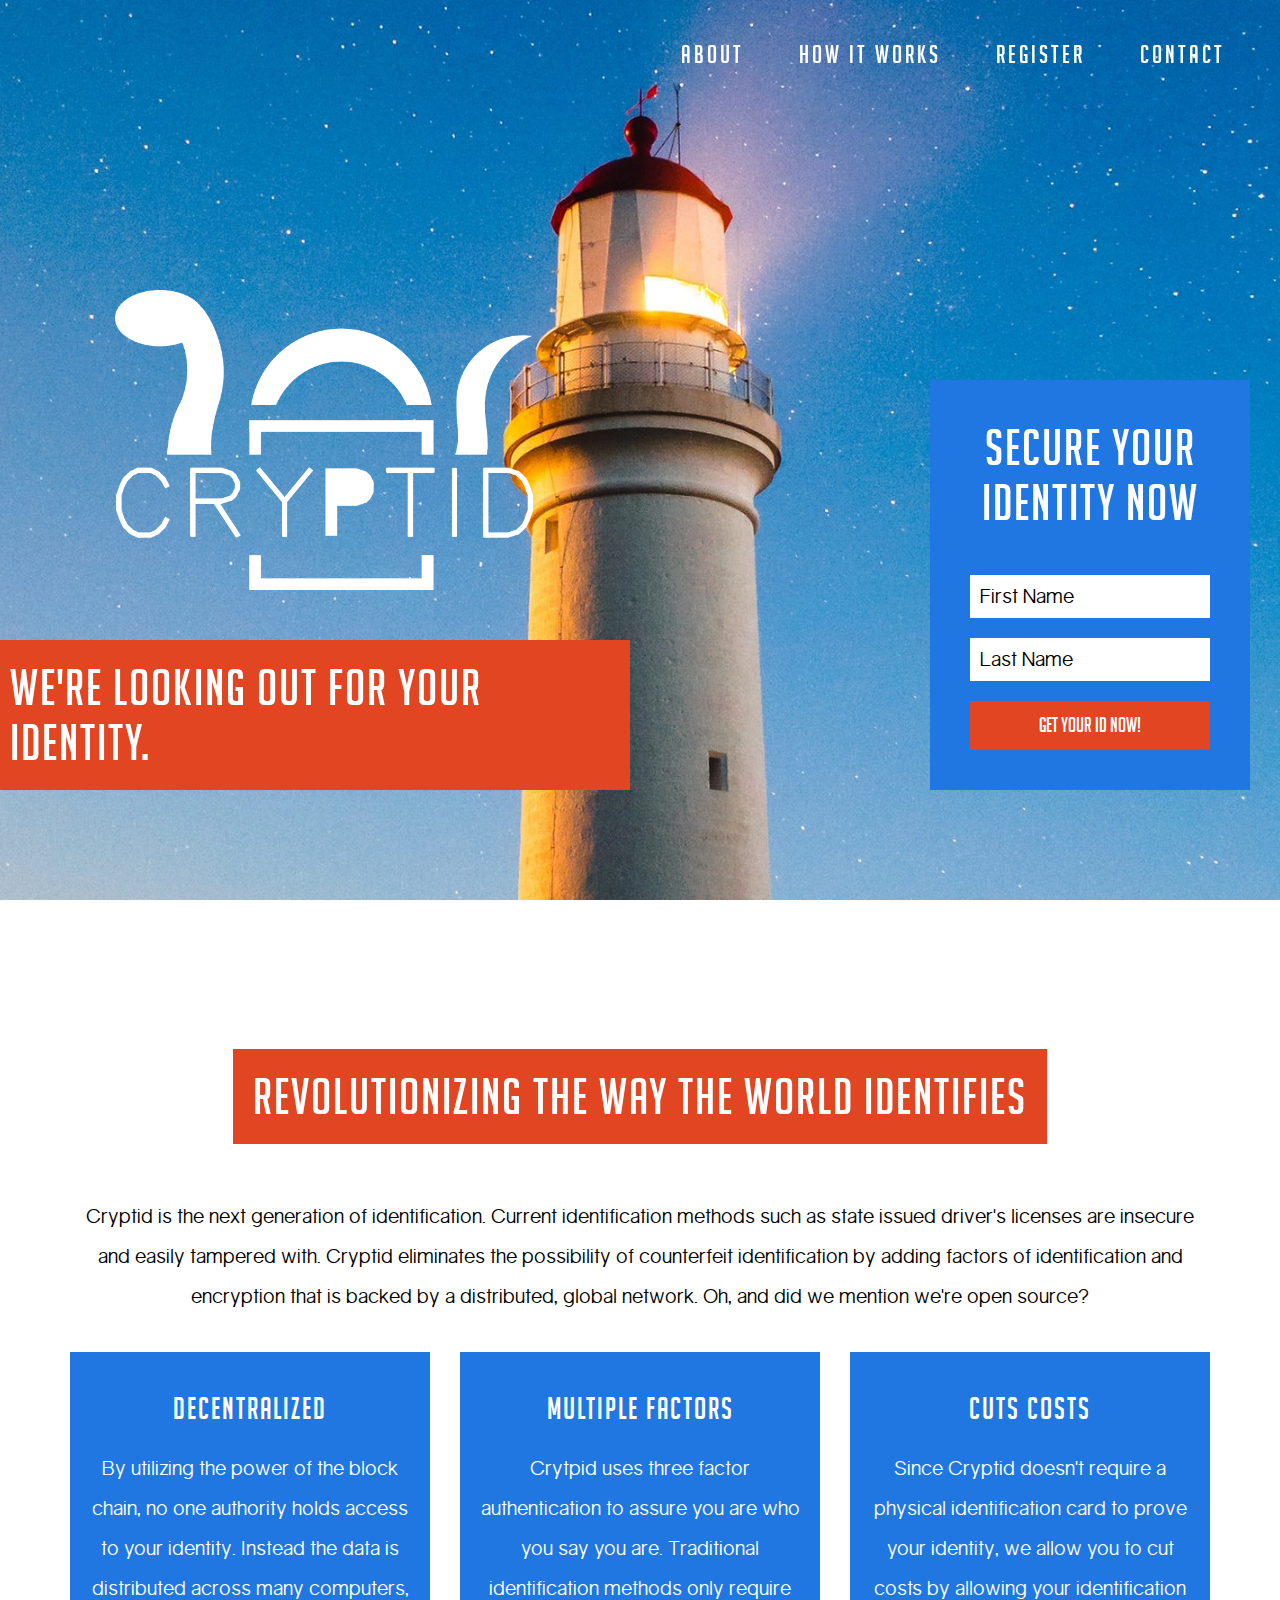
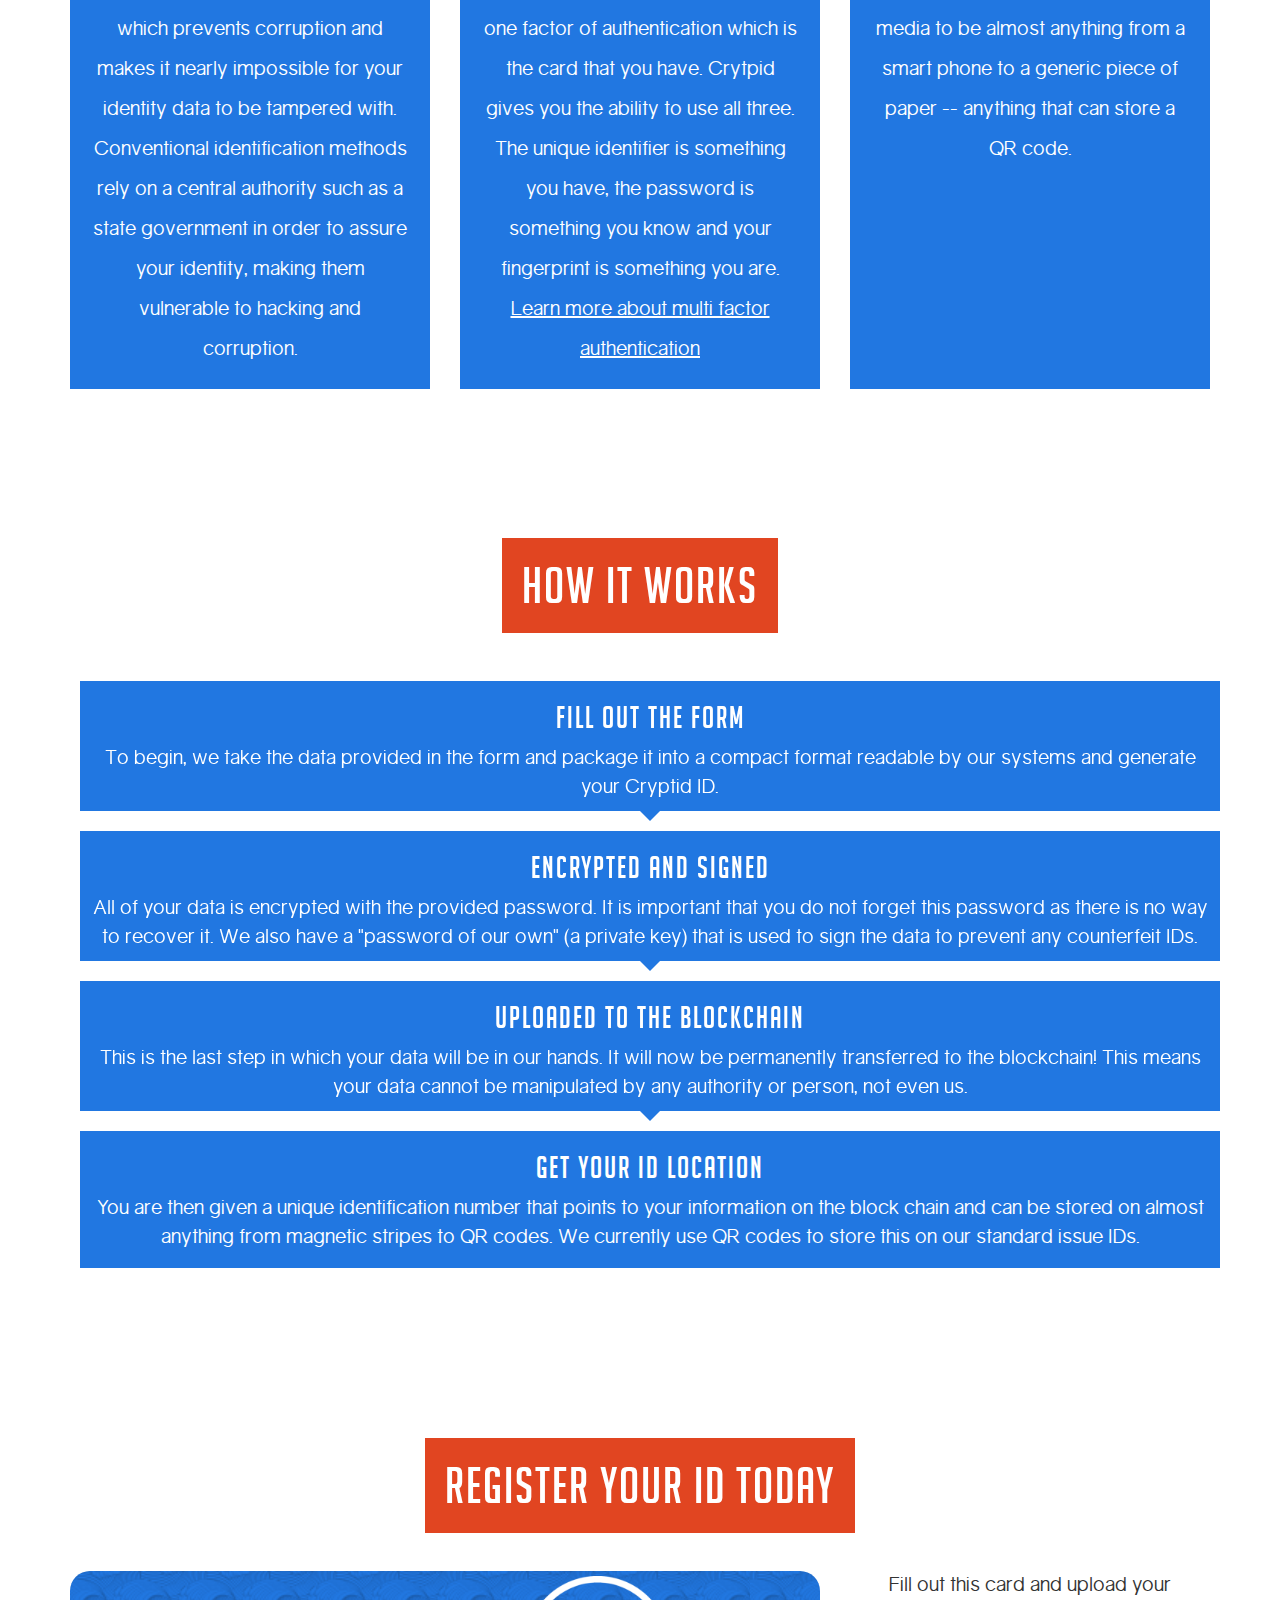
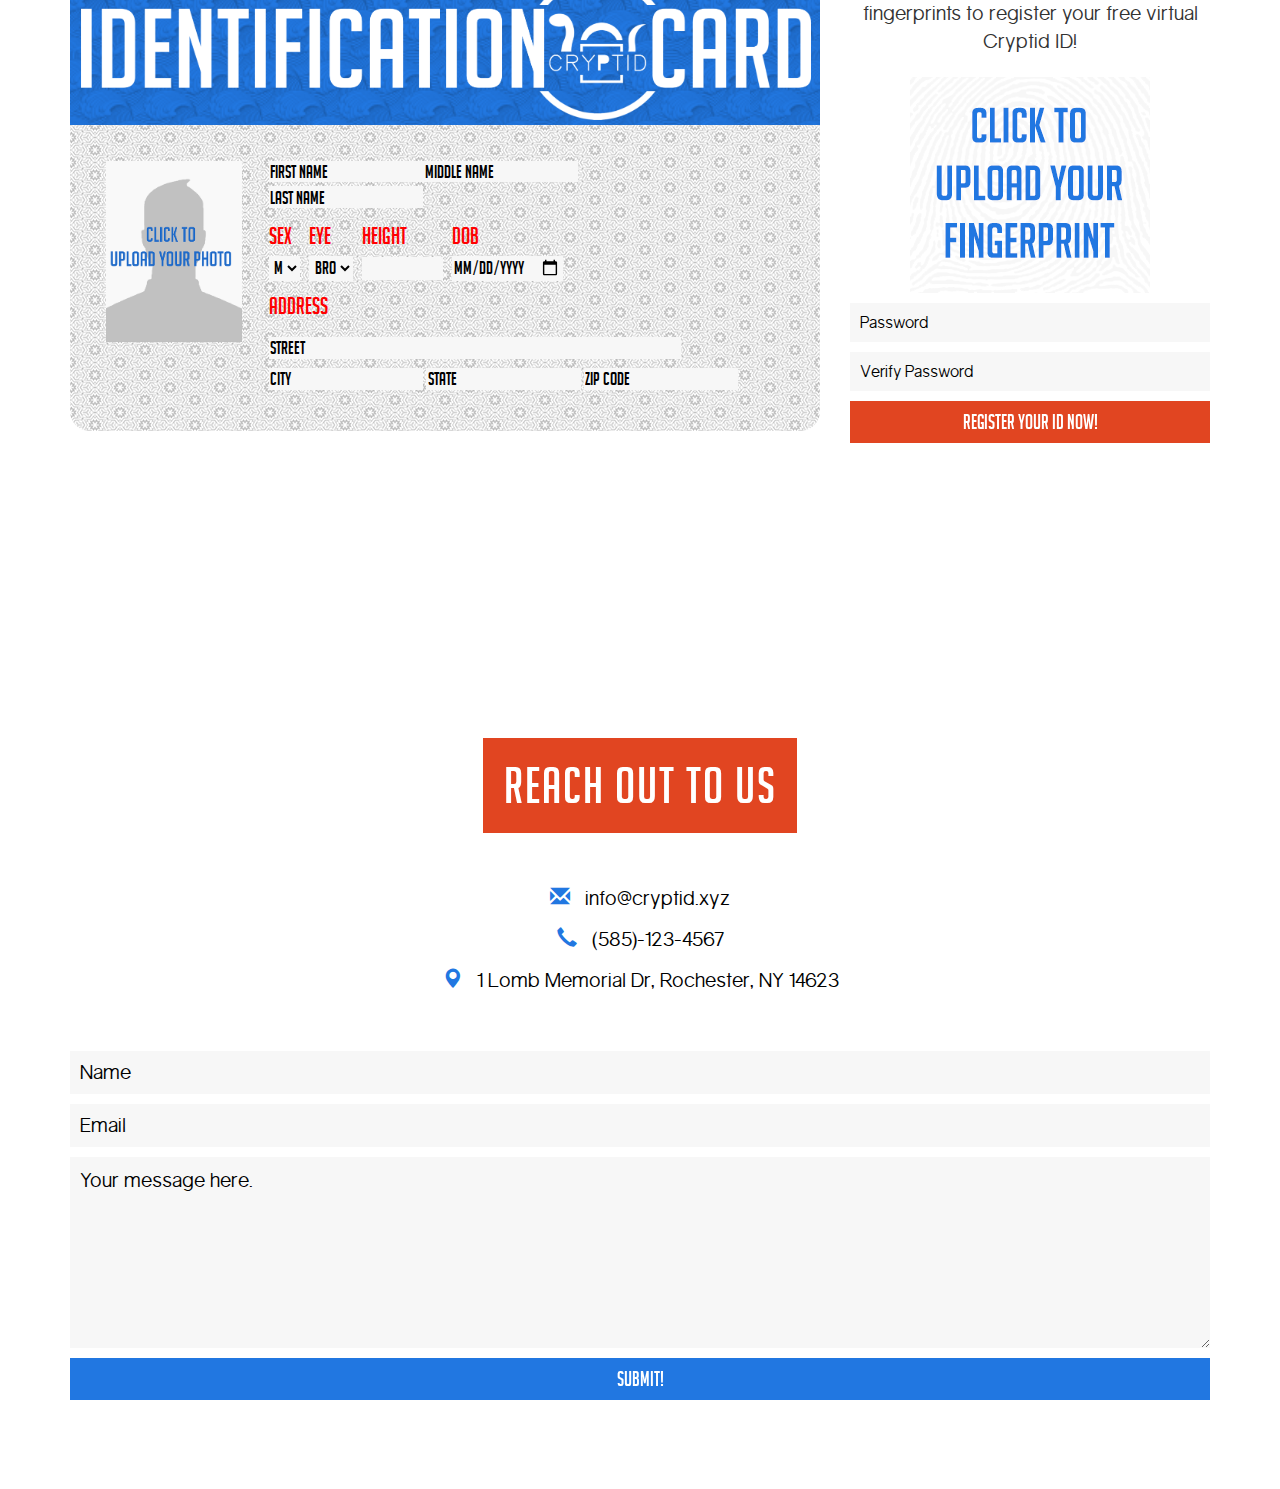
<file: index.html>
<!DOCTYPE html>
<html lang="en">
   <head>
      <meta charset="utf-8">
      <meta http-equiv="X-UA-Compatible" content="IE=edge">
      <meta name="viewport" content="width=device-width, initial-scale=1">
      <meta name="description" content="">
      <meta name="author" content="">
	  <link rel="icon" type="image/png" href="img/favicon.ico">
	  
      <title>Cryptid</title>
	  
      <link href="css/bootstrap.min.css" rel="stylesheet">
	  
      <link href="css/normalize.css" rel="stylesheet">
      <link href="css/hover-min.css" rel="stylesheet">
      <link href="css/main.css" rel="stylesheet">
      <!--[if lt IE 9]>
      <script src="https://oss.maxcdn.com/libs/html5shiv/3.7.0/html5shiv.js"></script>
      <script src="https://oss.maxcdn.com/libs/respond.js/1.4.2/respond.min.js"></script>
      <![endif]-->
   </head>
   <body id="page-top" data-spy="scroll" data-target=".navbar-fixed-top">
      <!-- Navigation -->
      <nav class="navbar navbar-default navbar-fixed-top" role="navigation">
         <div class="navbar-header page-scroll">
            <button type="button" class="navbar-toggle" data-toggle="collapse" data-target="#Site-Navbar">
            <span class="sr-only">Toggle navigation</span>
            <span class="icon-bar"></span>
            <span class="icon-bar"></span>
            <span class="icon-bar"></span>
            </button>
            <a class="hvr-float-shadow hvr-bob page-scroll" href="#hero"><img class="logo" src="img/cryptid-logo-web-white.png"/></a>
         </div>
         <div id="Site-Navbar" class="collapse navbar-collapse">
            <ul class="nav navbar-nav">
               <li class="hidden">
                  <a class="page-scroll" href="#page-top"></a>
               </li>
               <li class="hvr-pop">
                  <a class="page-scroll" href="#about">About</a>
               </li>
               <li class="hvr-pop">
                  <a class="page-scroll" href="#how-it-works">How It Works</a>
               </li>
               <li class="hvr-pop">
                  <a class="page-scroll" href="#demo">Register</a>
               </li>
               <li class="hvr-pop">
                  <a class="page-scroll" href="#contact">Contact</a>
               </li>
            </ul>
         </div>
      </nav>
      <!-- Hero Section -->
      <section id="hero" class="hero-section col-xs-12">
        <div id="container">
          <div class="row">
            <div id="hero-call" class="row">
               <div class="half-left">
                  <img class="logo-big" src="img/cryptid-logo-web-white.png"/>
                  <h2>We're looking out for your identity.</h2>
               </div>
               <div class="half-right">
                  <form action="" id="hero-form">
                     <h2>Secure your identity now</h2>
                     <input type="text" name="fn" placeholder="First Name">
                     <input type="text" name="ln" placeholder="Last Name">
                     <a class="page-scroll hvr-buzz-out" href="#demo"><button class="submit">Get Your ID Now!</button></a>
                  </form>
               </div>
            </div>
          </div>
        </div>
      </section>
      <!-- About Section -->
      <section id="about" class="about-section col-xs-12">
         <div class="container">
            <div class="row">
               <h1 class="section-header">Revolutionizing the way the world identifies</h1>
               <div class="reason summary col-xs-12">
                  <div class="col-md-12">
                     <p>Cryptid is the next generation of identification. Current identification methods such as state issued driver's licenses are insecure and easily tampered with. Cryptid eliminates the possibility of counterfeit identification by adding factors of identification and encryption that is backed by a distributed, global network. Oh, and did we mention we're open source?</p>
                  </div>
               </div>
            </div>
            <div class="row equal">
               <div class="reason col-md-4">
                  <div class="reason-body">
                     <h2>Decentralized</h2>
                     By utilizing the power of the block chain, no one authority holds access to your identity. Instead the data is distributed across many computers, which prevents corruption and makes it nearly impossible for your identity data to be tampered with. Conventional identification methods rely on a central authority such as a state government in order to assure your identity, making them vulnerable to hacking and corruption.
                  </div>
               </div>
               <div class="reason col-md-4 ">
                  <div class="reason-body">
                     <h2>Multiple Factors</h2>
                     Crytpid uses three factor authentication to assure you are who you say you are. Traditional identification methods only require one factor of authentication which is the card that you have. Crytpid gives you the ability to use all three. The unique identifier is something you have, the password is something you know and your fingerprint is something you are. <a href="https://en.wikipedia.org/wiki/Multi-factor_authentication">Learn more about multi factor authentication</a>
                  </div>
               </div>
               <div class="reason col-md-4">
                  <div class="reason-body">
                     <h2>Cuts Costs</h2>
                     Since Cryptid doesn't require a physical identification card to prove your identity, we allow you to cut costs by allowing your identification media to be almost anything from a smart phone to a generic piece of paper -- anything that can store a QR code.
                  </div>
               </div>
            </div>
         </div>
      </section>
      <!-- Branding Section -->
      <section id="how-it-works" class="how-it-works-section col-xs-12">
         <div class="container">
            <div class="row">
              <h1 class="section-header">How It Works</h1>
               <div class="col-lg-12">
                 <div class="step bubble-bottom">
                   <h3>Fill out the form</h3>
                   <p>
                     To begin, we take the data provided in the form and package it into a compact format readable by our systems and generate your Cryptid ID.
                   </p>
                 </div>
                 <div class="step bubble-bottom">
                   <h3>Encrypted and Signed</h3>
                   <p>
                     All of your data is encrypted with the provided password. It is important that you do not forget this password as there is no way to recover it. We also have a "password of our own" (a private key) that is used to sign the data to prevent any counterfeit IDs.
                   </p>
                 </div>
                 <div class="step bubble-bottom">
                   <h3>Uploaded to the Blockchain</h3>
                   <p>
                     This is the last step in which your data will be in our hands. It will now be permanently transferred to the blockchain! This means your data cannot be manipulated by any authority or person, not even us.
                   </p>
                 </div>
                 <div class="step last">
                   <h3>Get your ID location</h3>
                   <p>
					You are then given a unique identification number that points to your information on the block chain and can be stored on almost anything from magnetic stripes to QR codes. We currently use QR codes to store this on our standard issue IDs.
                   </p>
                 </div>
               </div>
            </div>
         </div>
      </section>
      <!-- Demo Section -->
      <section id="demo" class="demo-section col-xs-12">
         <div class="container">
           <div class="row">
              <h1 class="section-header">Register Your ID Today</h1>
              <div class="id-form-wrapper col-lg-8">
                 <div class="form-head">
                    <img src="img/id-top-header.png" class="img-responsive">
                 </div>
                 <div class="form-body">
                    <div>
                       <img src="img/id-headshot.png" class="img-responsive form-img"/>
                       <form action="" id="id-form">
                          <input class="thirty" type="text" name="dac" placeholder="First Name">
                          <input class="thirty" type="text" name="dad" placeholder="Middle Name">
                          <input class="thirty" type="text" name="dcs" placeholder="Last Name">
                          <table>
                             <tr>
                                <td class="id-header">
                                   SEX
                                </td>
                                <td class="id-header">
                                   EYE
                                </td>
                                <td class="id-header">
                                   HEIGHT
                                </td>
                                <td class="id-header">
                                   DOB
                                </td>
                             </tr>
                             <tr>
                                <td>
                                   <select style="color:black" name="dbc">
                                      <option value="1">M</option>
                                      <option value="2">F</option>
                                   </select>
                                </td>
                                <td>
                                   <select style="color:black" name="day">
                                      <option value="1">BRO</option>
                                      <option value="2">BLU</option>
                                   </select>
                                </td>
                                <td>
                                   <input type="number" name="dau">
                                </td>
                                <td>
                                   <input type="date" name="dbb">
                                </td>
                             </tr>
                          </table>
                          <div class="address-fields">
                             <p class="id-header">Address</p>
                             <input class="eighty" type="text" name="dag1" placeholder="Street">
                             <input class="thirty" type="text" name="dai" placeholder="City">
                             <input class="thirty" type="text" name="daj" placeholder="State">
                             <input class="thirty" type="text" name="dak" placeholder="Zip Code">
                          </div>
                       </form>
                    </div>
                 </div>
              </div>
              <div id="id-form-right" class="id-form col-lg-4">
                 <p>Fill out this card and upload your fingerprints to register your free virtual Cryptid ID!</p>
                 <img src="img/upload-fp.png" class="upload-fp responsive-img" />
                 <input type="password" name="password" placeholder="Password">
                 <input type="password" name="verify-password" placeholder="Verify Password">
                 <input type="submit" class="hvr-buzz-out" value="Register Your ID Now!">
              </div>
           </div>
       </div>
      </section>
      <!-- Contact Section -->
      <section id="contact" class="contact-section col-xs-12">
         <div class="container">
           <div class="row">
              <h1 class="section-header">Reach out to us</h1>
           </div>
           <div class="row">
               <div class="col-md-12 col-sm-12 contact-form contact-form-left">
                  <p><span class="glyphicon glyphicon-envelope"></span> info@cryptid.xyz</p>
                  <p><span class="glyphicon glyphicon-earphone"></span> (585)-123-4567</p>
                  <p><span class="glyphicon glyphicon-map-marker"></span> 1 Lomb Memorial Dr, Rochester, NY 14623</p>
               </div>
               <div class="col-md-12 col-sm-12 contact-form contact-form-right">
                  <form action="" id="contact-form">
                     <table>
                        <tr>
                           <td class="contact-form-right-table-left">
                              <input name="user-name" type="text" placeholder="Name">
                              <input name="user-email" type="text" placeholder="Email">
                           </td>
                        </tr>
                     </table>
                     <textarea name="user-email" cols="60" rows="6" placeholder="Your message here."></textarea>
                     <input type="submit" class="hvr-buzz-out" value="Submit!">
                  </form>
               </div>
           </div>
         </div>
      </section>
      <script src="js/jquery.js"></script>
	  
      <script src="js/bootstrap.min.js"></script>
	  
      <script src="js/jquery.easing.min.js"></script>
      <script src="js/scrolling-nav.js"></script>
   </body>
</html>
</file>
<file: css/main.css>
@font-face {
  font-family: 'noodle';
  src: url('../fonts/big_noodle_titling-webfont.eot');
  src: url('../fonts/big_noodle_titling-webfont.eot?#iefix') format('embedded-opentype'), url('fonts/big_noodle_titling-webfont.woff2') format('woff2'), url('fonts/big_noodle_titling-webfont.woff') format('woff'), url('fonts/big_noodle_titling-webfont.ttf') format('truetype'), url('fonts/big_noodle_titling-webfont.svg#bignoodletitlingregular') format('svg');
  font-weight: normal;
  font-style: normal;
}

@font-face {
  font-family: 'gravity';
    src: url('../fonts/gravity-bold-webfont.eot');
    src: url('../fonts/gravity-bold-webfont.eot?#iefix') format('embedded-opentype'), url('../fonts/gravity-bold-webfont.woff2') format('woff2'), url('../fonts/gravity-bold-webfont.woff') format('woff'), url('../fonts/gravity-bold-webfont.ttf') format('truetype'), url('../fonts/gravity-bold-webfont.svg#gravitybold') format('svg');
    font-weight: bold;
    font-style: normal;
}

@font-face {
  font-family: 'gravity';
    src: url('../fonts/gravity-book-webfont.eot');
    src: url('../fonts/gravity-book-webfont.eot?#iefix') format('embedded-opentype'), url('../fonts/gravity-book-webfont.woff2') format('woff2'), url('../fonts/gravity-book-webfont.woff') format('woff'), url('../fonts/gravity-book-webfont.ttf') format('truetype'), url('../fonts/gravity-book-webfont.svg#gravitybook') format('svg');
    font-weight: normal;
    font-style: normal;
}

html,
body {
  margin: 0;
  padding: 0;
  width: 100%;
  height: 100%;
  font-family: gravity !important;
}

h1 {
  font-family: noodle;
}

h2 {
  font-size: 50px;
  font-family: noodle;
  letter-spacing: 2px;
  overflow: auto;
  display: inline-block;
}

p,
.copy {
  font-size: 20px;
}

input {
  font-family: gravity;
}

a, a:visited, a:active, a:link {
    color: white;
	text-decoration: underline;
}

a:hover {
    padding: 5px;
	background: #e14521;
	text-decoration: none;
}

.nav a, .logo a {
	text-decoration: none;
	padding: 0;
}

.navbar-header  > a:hover {
	background: none;
	padding: 0;
}

@media(min-width:767px) {
  .navbar {
    padding: 20px 0;
    -webkit-transition: background .5s ease-in-out, padding .5s ease-in-out;
    -moz-transition: background .5s ease-in-out, padding .5s ease-in-out;
    transition: background .5s ease-in-out, padding .5s ease-in-out;
  }

  .top-nav-collapse {
    padding: 0;
  }
}

section {
  overflow: auto;
  height: auto !important;
  min-height: 100% !important;
  padding-top: 115px !important;
}

img.upload-fp {
  margin-top: 10px;
  margin-bottom: 10px;
  cursor: pointer;
  cursor: hand;
}

#header {
  display: block;
  overflow: auto;
  position: fixed;
  width: 100%;
  height: 100%;
  background: white;
  background-position: center 150px;
  background-repeat: no-repeat;
  background-size: cover;
  border-bottom: 1px solid rgba(0, 0, 0, .5);
}

#hero {
  background: url('../img/bg-2-min.jpg') center;
  height: 100% !important;
  background-size: cover;
  padding-top: 145px;
  padding: 0px;
}

#hero-call {
  width: 100%;
  position: absolute;
  top: 50%;
  margin-top: -12.5%;
}

.navbar {
  padding: 20px 40px;
  width: 100%;
  box-sizing: border-box;
  background: rgba(33, 119, 225, 0);
  border: none;
  margin-bottom: 0;
}

.navbar.top-nav-collapse {
  background: rgba(33, 119, 225, 1);
}

.navbar.top-nav-collapse .nav.navbar-nav > li a {
  color: #2177e1;
  background: white;
}

.navbar:not(.top-nav-collapse) .logo {
  display: none;
}

.logo {
  height: 75px;
  width: auto;
  float: left;
}

.logo-big {
  height: 300px;
  width: auto;
  overflow: auto;
  display: block;
  margin-left: 125px;
}

.nav.navbar-nav {
  float: right;
  height: 75px;
  margin: 0;
  font-family: noodle !important;
  font-size: 25px;
  cursor: pointer;
  padding-top: 15px;
  box-sizing: border-box;
  letter-spacing: 3px;
}
@media(max-width:767px) {
  .nav.navbar-nav {
    min-height:180px;
  }
}

.nav.navbar-nav > li a,
nav.navbar-nav > li,
.navbar-nav > li a:focus {
  float: right;
  list-style: none;
  margin-left: 25px;
  padding: 10px 15px;
  color: white;
  display: block;
}

.top-nav-collapse.navbar-nav > .active > a {
  color: #2177e1 !important;
  background: white !important;
}

.navbar-nav > .active > a {
  color: white !important;
  background: inherit !important;
}

.nav.navbar-nav > li a:hover {
  background: #e14521 !important;
  color: white !important;
}

#hero-call h2 {
  background: #e14521;
  color: white;
  margin-top: 50px;
  margin-bottom: 0px;
  padding: 20px;
}

#hero-call .half-right h2 {
  background: none;
  margin: 0;
  text-align: center;
}

#hero-call .half-left {
  float: left;
  width: 50%;
  margin-left: 20px;
}

#hero-call .half-right {
  float: right;
  width: 30%;
  margin-top: 10vmin;
  max-width: 25%;
}

@media screen and (max-width: 992px) {
  #hero-form {
    display: none;
  }

  #hero-call .half-left {
    width: 100%;
    text-align: center;
  }

  .logo-big {
    margin: 0 auto;
  }

}

#hero-form {
  width: 100%;
  position: relative;
  float: right;
  font-family: noodle;
  background: rgba(33, 119, 225, 1);
  padding: 40px;
  overflow: auto;
}

#hero-form h2 {
  padding: 0px;
  padding-bottom: 40px;
}

#hero-form > a {
  width: 100%;
  padding: 0;
}

#hero-form input[type="text"] {
  border: none;
  padding: 10px;
  font-size: 20px;
  color: black;
  clear: both;
  float: right;
  width: 100%;
  margin-bottom: 20px;
  font-family: gravity;
}


input[type="submit"], button.submit {
  padding: 10px;
  font-size: 20px;
  border: none;
  width: 100%;
  background: #e14521;
  color: white;
  font-family: noodle;
  cursor: pointer;
}

#id-form {
  font-family: noodle;
  font-size: 20px;
  color: black;
  text-align: left;
  overflow: hidden;
  padding-left: 3vmin;
  width: 80%;
  float: right;
}

#id-form input[name="dac"],
#id-form input[name="dad"],
#id-form input[name="dcs"] {
  float: left;
  padding-bottom: 0;
}

#id-form input[name="dcs"] {
  clear: both;
}

#id-form table {
  float: left;
  clear: both;
}

#id-form h2 {
  font-size: 1.15vw;
  padding-top: 0px;
  padding-bottom: 10px;
}

#id-form input,
#id-form select,
#id-form-right input[type="password"] {
  font-size: 2vmin;
  font-family: noodle;
  color: black;
  border: none;
  background: #F7F7F7;
  padding: .15vmin;
  line-height: 1;
}

#id-form input[type="text"] {
  margin-bottom: .5vmin;
  color: black;
}

#id-form-right input[type="password"] {
  font-size: 16px;
  font-family: gravity;
  width: 100%;
  padding: 10px;
  margin-bottom: 10px;
}

#id-form input[type="date"] {
  max-width: 16vmin;
}

#id-form input[type="number"] {
  max-width: 9vmin;
}

#id-form input[type="text"].thirty {
  width: 30%;
}

#id-form input[type="text"].eighty {
  width: 80%;
}

#id-form input[type="text"].sixty {
  width: 60%;
}

#id-form input[type="submit"] {
  padding: 10px;
  font-size: 1vw;
  border: none;
  width: 50%;
  background: #e14521;
  color: white;
  font-family: noodle;
  margin-left: 10%;
}

#id-form table td {
  padding-right: 1vmin;
}

.id-header {
  padding-top: 1vmin;
  font-size: 2.5vmin;
  color: red;
}

.id-form-wrapper {
	margin-bottom: 30px;
}

.id-form-wrapper .form-head {
  padding-left: 20px;
  padding-top: .5vmin;
  padding-bottom: .5vmin;
  font-size: 30px;
  overflow: auto;
  width: 100%;
  -webkit-border-top-left-radius: 20px;
  -webkit-border-top-right-radius: 20px;
  -webkit-border-top-right-radius: 20px;
  -moz-border-radius-topleft: 20px;
  -moz-border-radius-topright: 20px;
  border-top-left-radius: 20px;
  border-top-right-radius: 20px;
  background: url("../img/id-top-header-bg.png");
  background-repeat: repeat;
}

.id-form-wrapper .form-head img {
  margin-left: -1vmin;
  float: left;
}

.id-form-wrapper .form-body {
  padding: 4vmin;
  background: url('../img/form-bg.png');
  overflow: auto;
  -webkit-border-bottom-right-radius: 20px;
  -webkit-border-bottom-left-radius: 20px;
  -moz-border-radius-bottomright: 20px;
  -moz-border-radius-bottomleft: 20px;
  border-bottom-right-radius: 20px;
  border-bottom-left-radius: 20px;
}

.id-form-wrapper .address-fields {
  overflow: auto;
  float: left;
  clear: both;
  width: 100%;
  overflow-y: hidden;
}

.id-form-wrapper .form-img {
  float: left;
  max-width: 20%;
  cursor: hand;
  cursor: pointer;
}

.about-section,
.how-it-works-section {
  height: 100%;
  padding-top: 150px;
  text-align: center;
  background: #fff;
}

.demo-section {
  text-align: center;
  overflow-y: hidden;
    /* Turning off vertical scrollbar */;
}

.demo-section,
.contact-section {
  height: 100%;
  padding-top: 150px;
}

#id-form-right {
  margin-bottom: 5vmin;
}

.about-section {
  background: white;
}

h1.section-header {
  font-size: 50px;
  background: #e14521;
  color: white;
  width: auto;
  overflow: auto;
  display: inline-block;
  padding: 20px;
  letter-spacing: 2px;
  text-align: center;
}

.reason {
  font-size: 20px;
  font-family: gravity;
  color: black;
  line-height: 2;
  margin-top: 10px;
}

.reason.summary {
  margin-top: 15px;
  margin-bottom: 15px;
}

.reason-body {
  padding: 20px;
  background-color: #2177e1;
  color: white;
  line-height: 2;
}

.reason-body h2 {
  font-family: noodle;
  letter-spacing: 2px;
  font-size: 30px;
  width: 100%;
}

@media screen and (min-width: 992px) {
  .equal,
    .equal > div[class*='col-'] {
    display: -webkit-box;
    display: -moz-box;
    display: -ms-flexbox;
    display: -webkit-flex;
    display: flex;
    flex: 1 0 auto;
  }
}

.contact-section {
  padding-bottom: 50px;
  padding-top: 50px;
  color: black !important;
}

.contact-section h1.section-header {
  left: 50%;
  width: 313.75px;
  position: relative;
  margin-left: -156.875px;
}

.contact-form-left {
  overflow: auto;
  text-align: center;
  margin-bottom: 50px;
}

.contact-form-left .glyphicon {
  padding-right: 10px;
  color: rgba(33, 119, 225, 1);
}

.contact-form-left .glyphicon, .contact-form-left p  {
  margin-top: 7px;
  margin-bottom: 7px;
  line-height: 1;
}

.contact-form-right {
  overflow: auto;
  margin-bottom: 30px;
}

.contact-form-right table {
  width: 100%;
  cursor: pointer;
}

#contact-form input[type="text"], #contact-form textarea {
  font-family: gravity;
  background: #F7F7F7;
  float: left;
  clear: both;
  border: none;
  padding: 10px;
  color: black;
  font-size: 20px;
  width: 100%;
  margin-bottom: 10px;
  border: none;
}

#contact-form input[type="submit"] {
  background: #2177e1;
}

.contact-form p {
  font-size: 20px;
  font-family: gravity;
}

::-webkit-input-placeholder {
    color: black;
}

:-moz-placeholder {
   color: black;
   opacity: 1;
}

::-moz-placeholder {
   color: black;
   opacity: 1;
}

:-ms-input-placeholder {
  color: black;
}

.navbar-toggle {
  margin: 0;
  margin-top: 15px;
}

.navbar-default {
  border: none;
}

.navbar-default .navbar-collapse, .navbar-default .navbar-form {
  border: none;
}

.navbar-default .navbar-toggle .icon-bar {
  background: rgba(33, 119, 225, 1);
}

.navbar-default .navbar-toggle {
  border-color: white;
  background: white;
}

.navbar-default .navbar-toggle:hover .icon-bar {
  background: white;
}

.navbar-default .navbar-toggle:hover {
  border-color: #e14521;
  background: #e14521;
}

.how-it-works-section img {
  width: 25vmin;
}

.how-it-works-section h3 {
  font-family: noodle;
  letter-spacing: 2px;
  font-size: 30px;
  width: 100%;
}

.how-it-works-section div[class*='col-'] {
  color: white;
}

.how-it-works-section .step{
  background: #2177e1;
  border-color: #2177e1;
  margin: 10px;
  width:100%;
  padding-left: 10px;
  padding-right: 10px;
}

.how-it-works-section .step.last{
  padding-bottom: 6px;
  display: inline-block;
}

.bubble-bottom {
  display: inline-block;
  vertical-align: middle;
  -webkit-transform: translateZ(0);
  transform: translateZ(0);
  box-shadow: 0 0 1px rgba(0,0,0,0);
  -webkit-backface-visibility: hidden;
  backface-visibility: hidden;
  -moz-osx-font-smoothing: grayscale;
  position: relative;
}

.bubble-bottom:before {
  pointer-events: none;
  position: absolute;
  z-index: -1;
  content: '';
  border-style: solid;
  -webkit-transition-duration: .3s;
  transition-duration: .3s;
  -webkit-transition-property: transform;
  transition-property: transform;
  left: calc(50% - 10px);
  bottom: 0;
  border-width: 10px 10px 0;
  -webkit-transform: translateY(10px);
  transform: translateY(10px);
  border-color: #2177e1 transparent transparent transparent;
}
</file>
